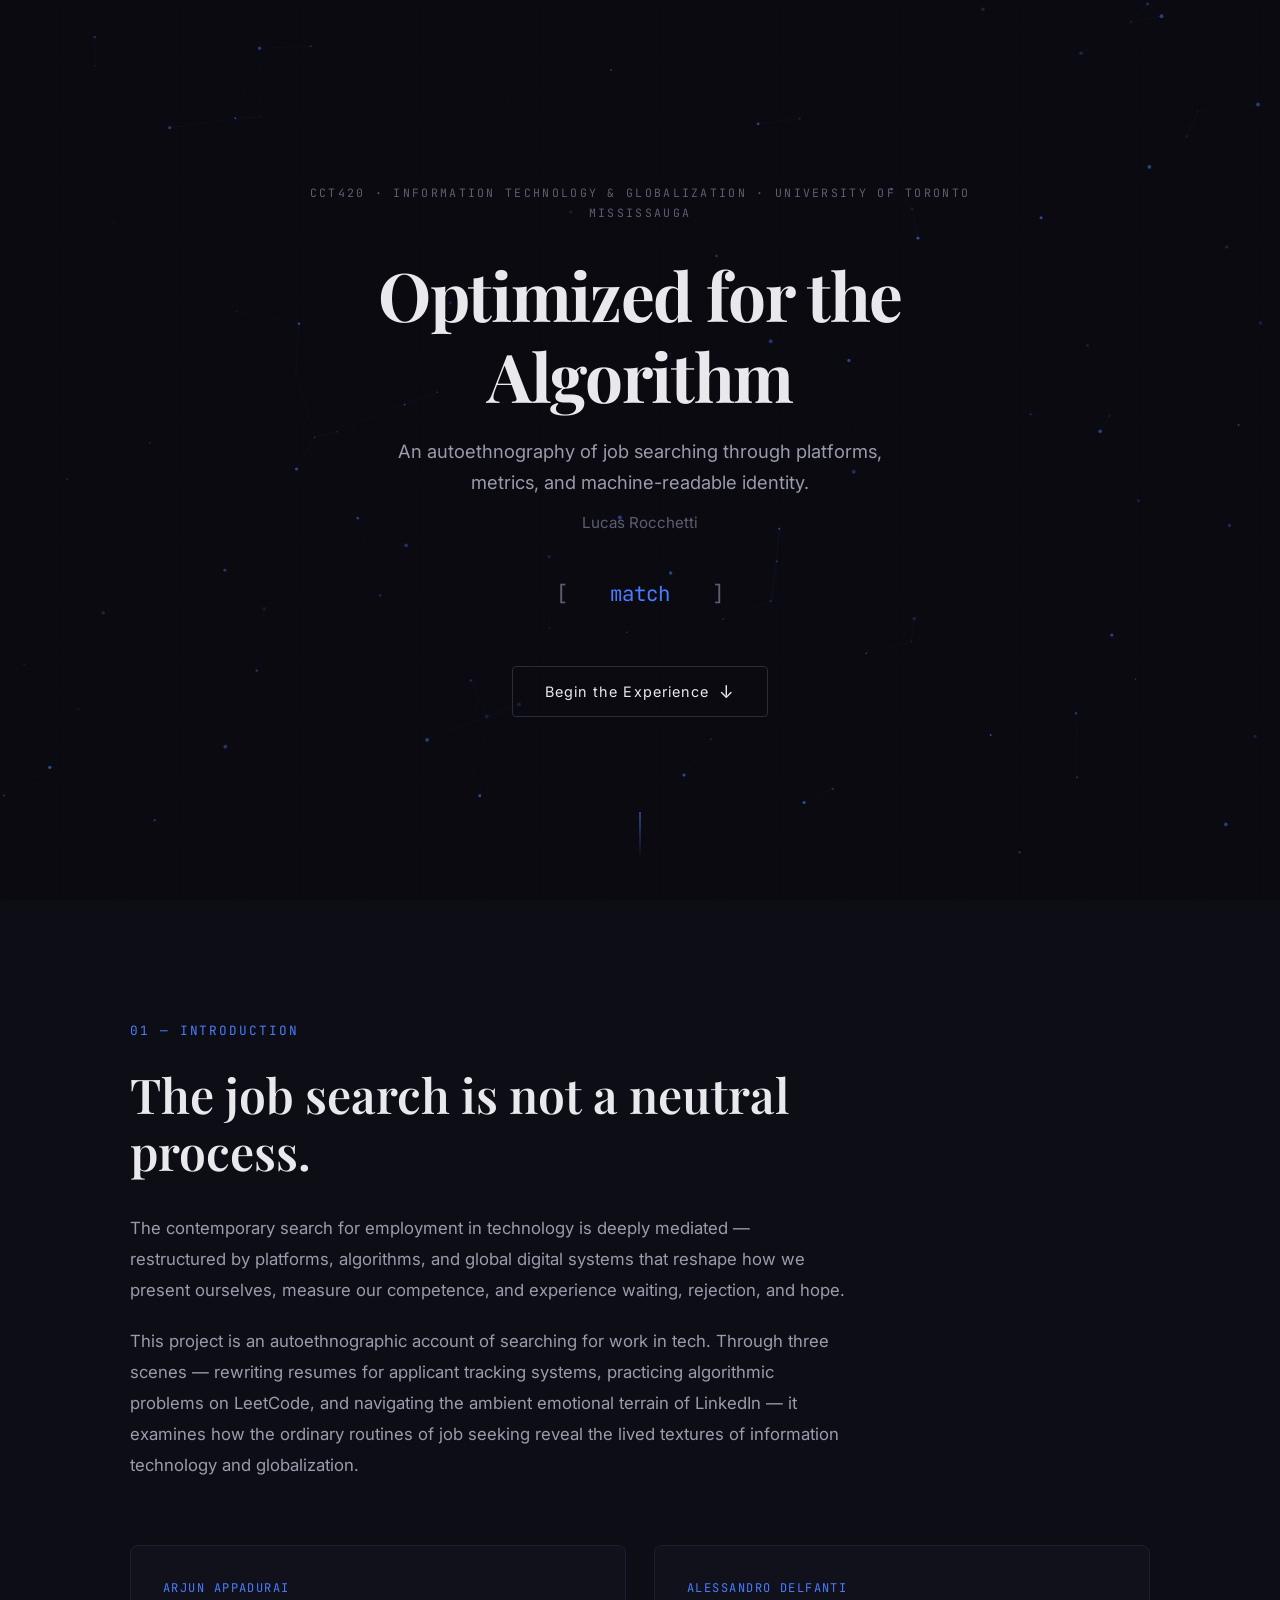
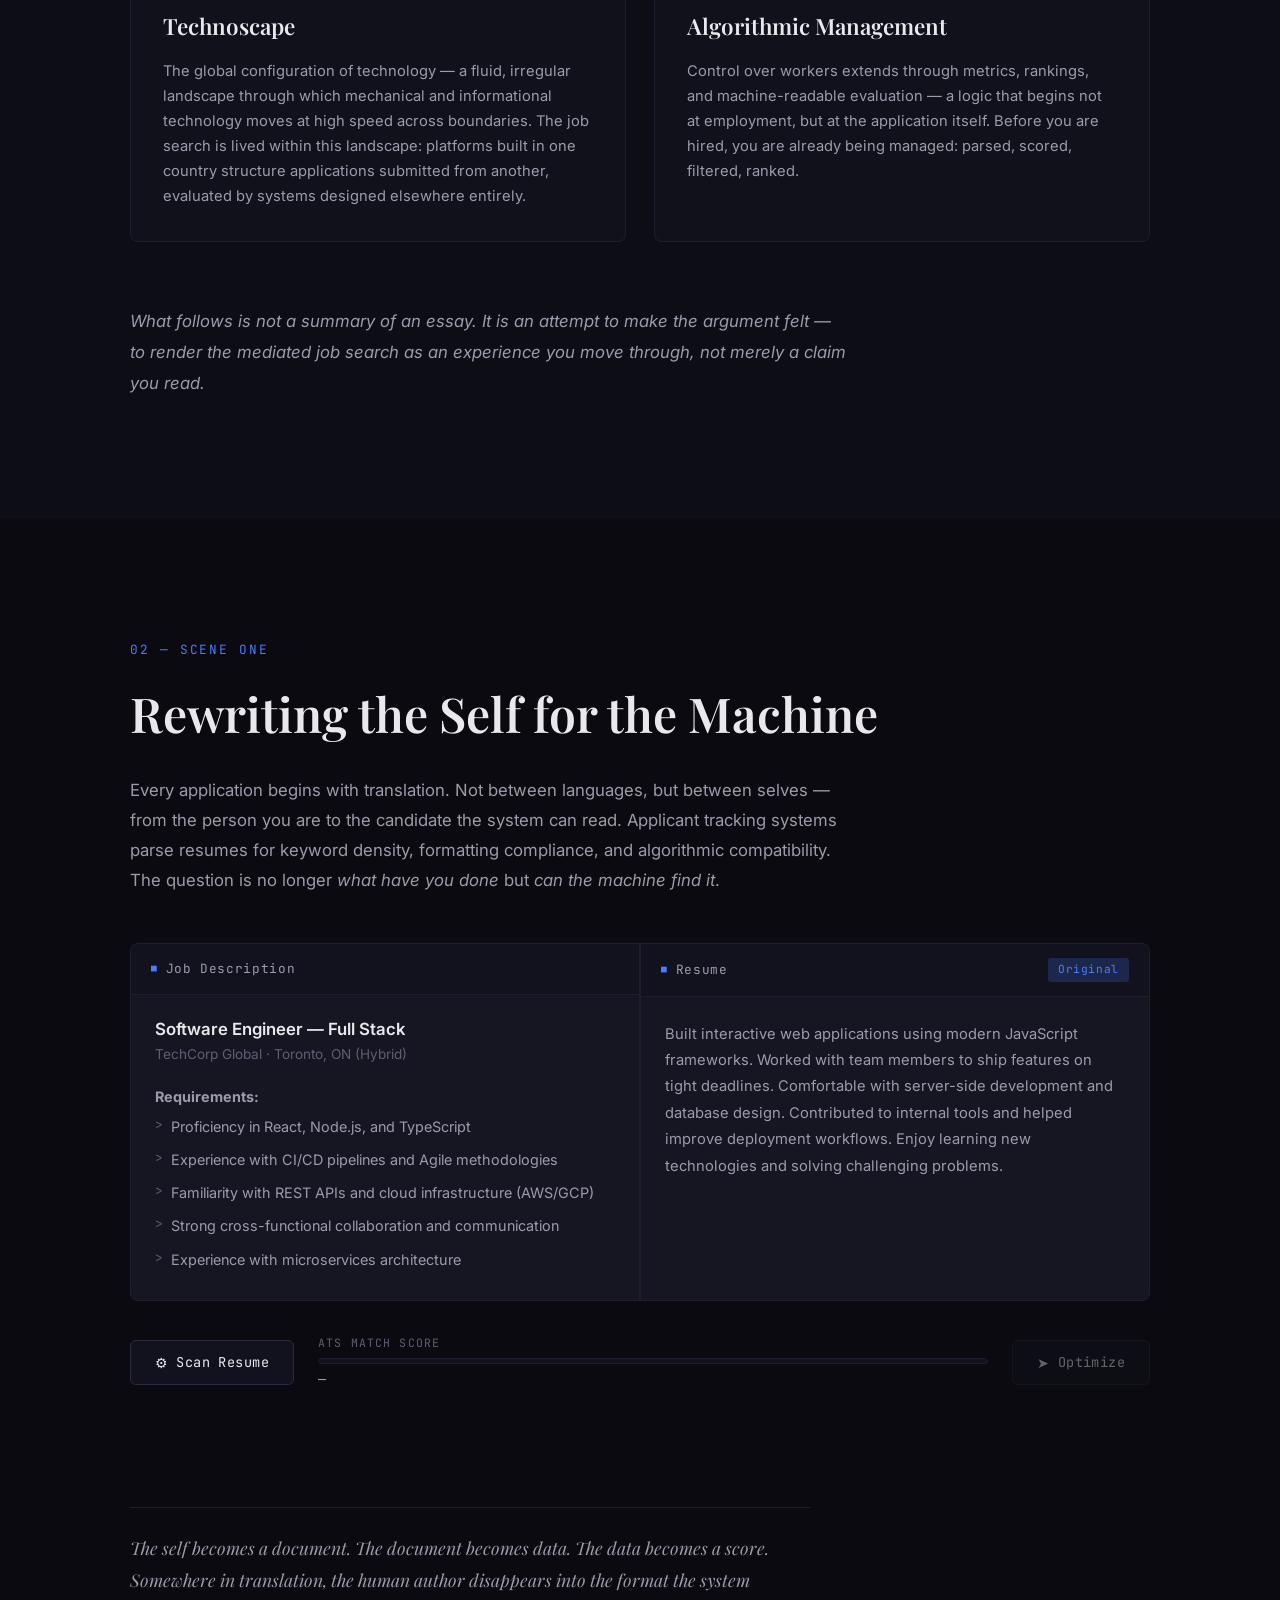
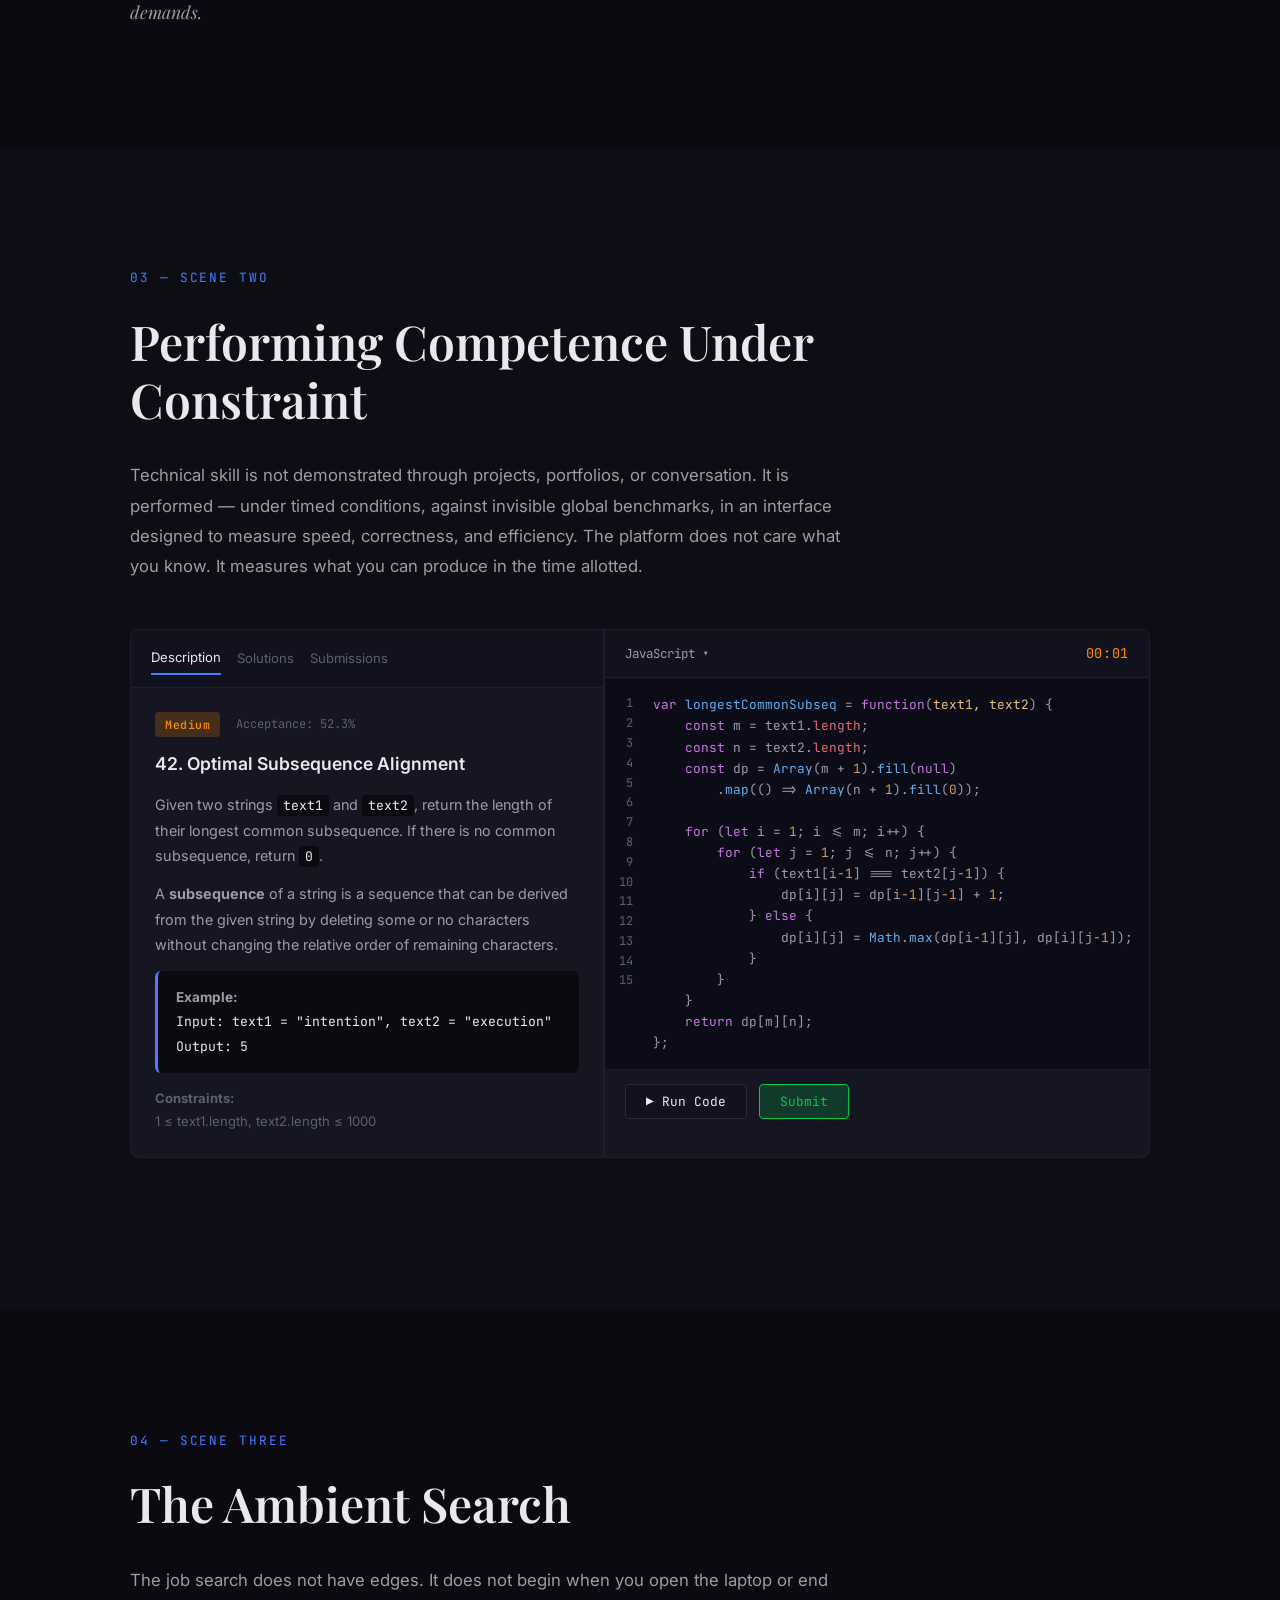
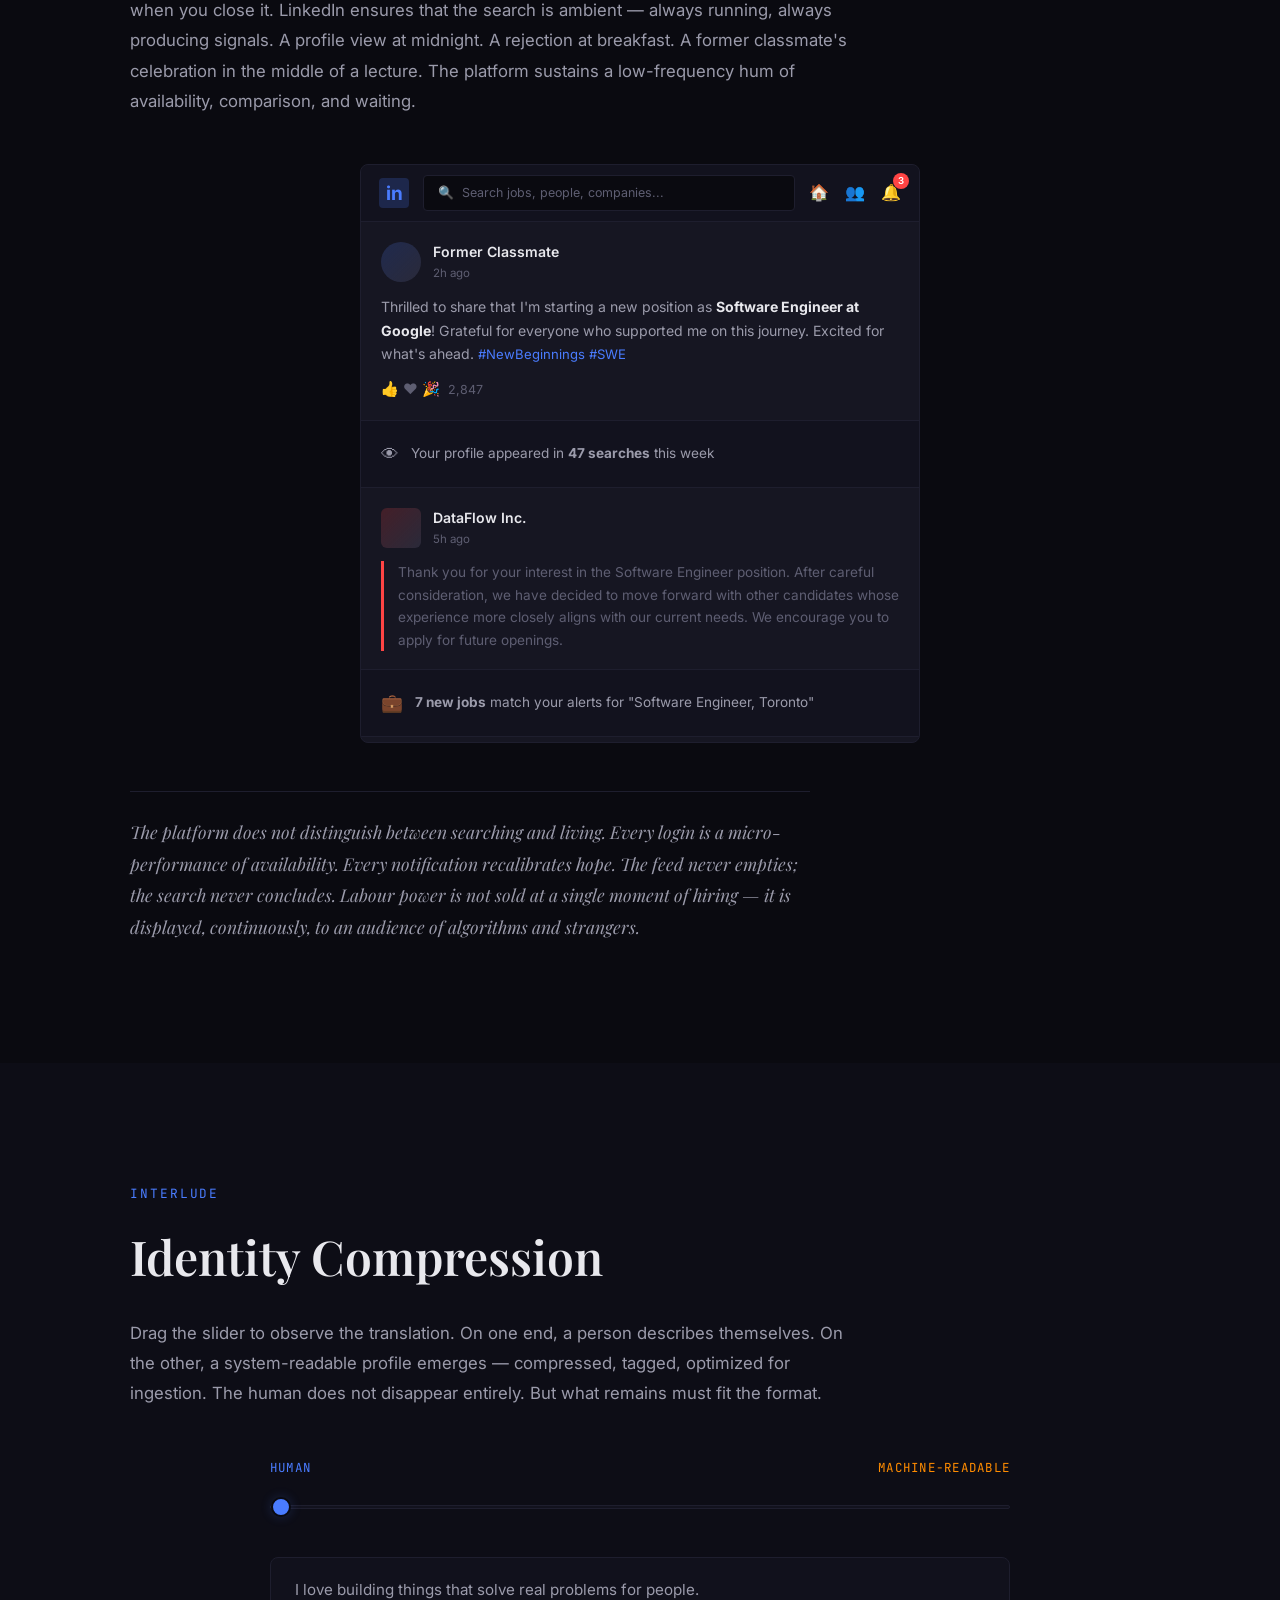
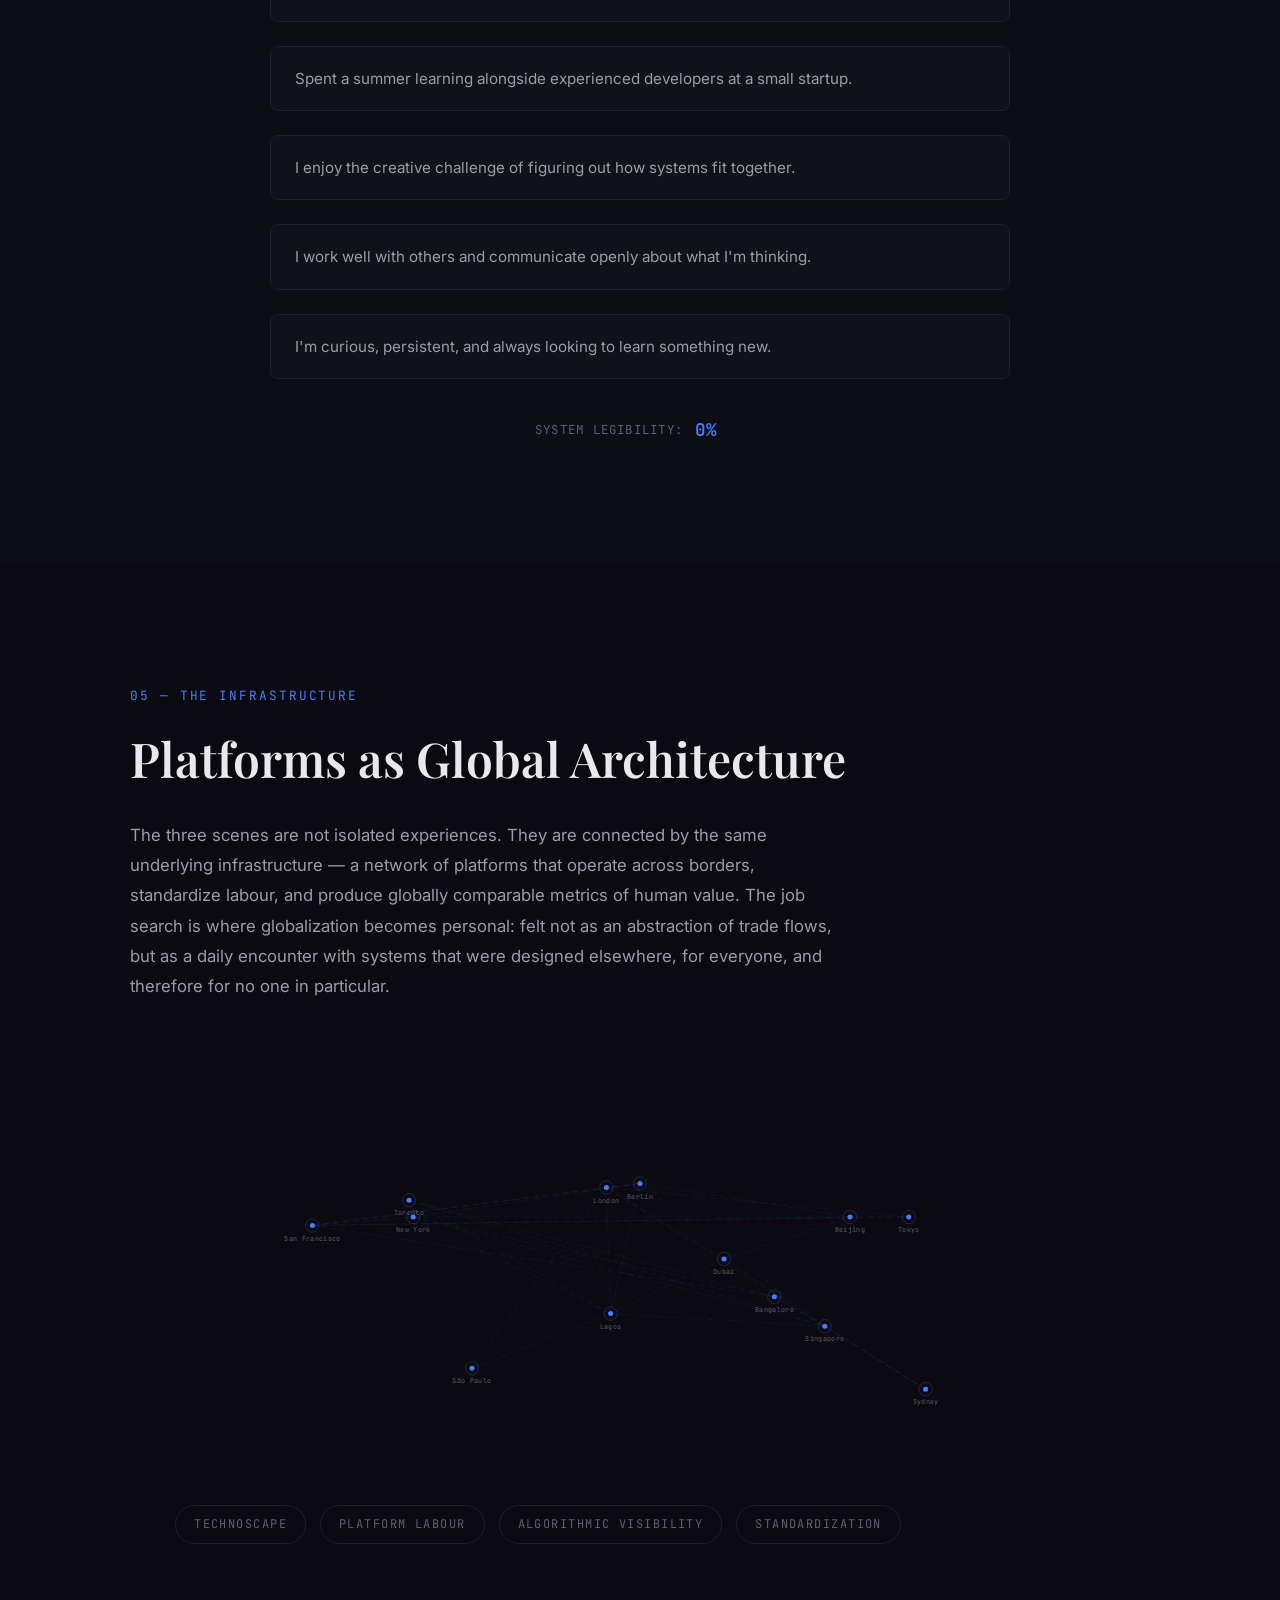
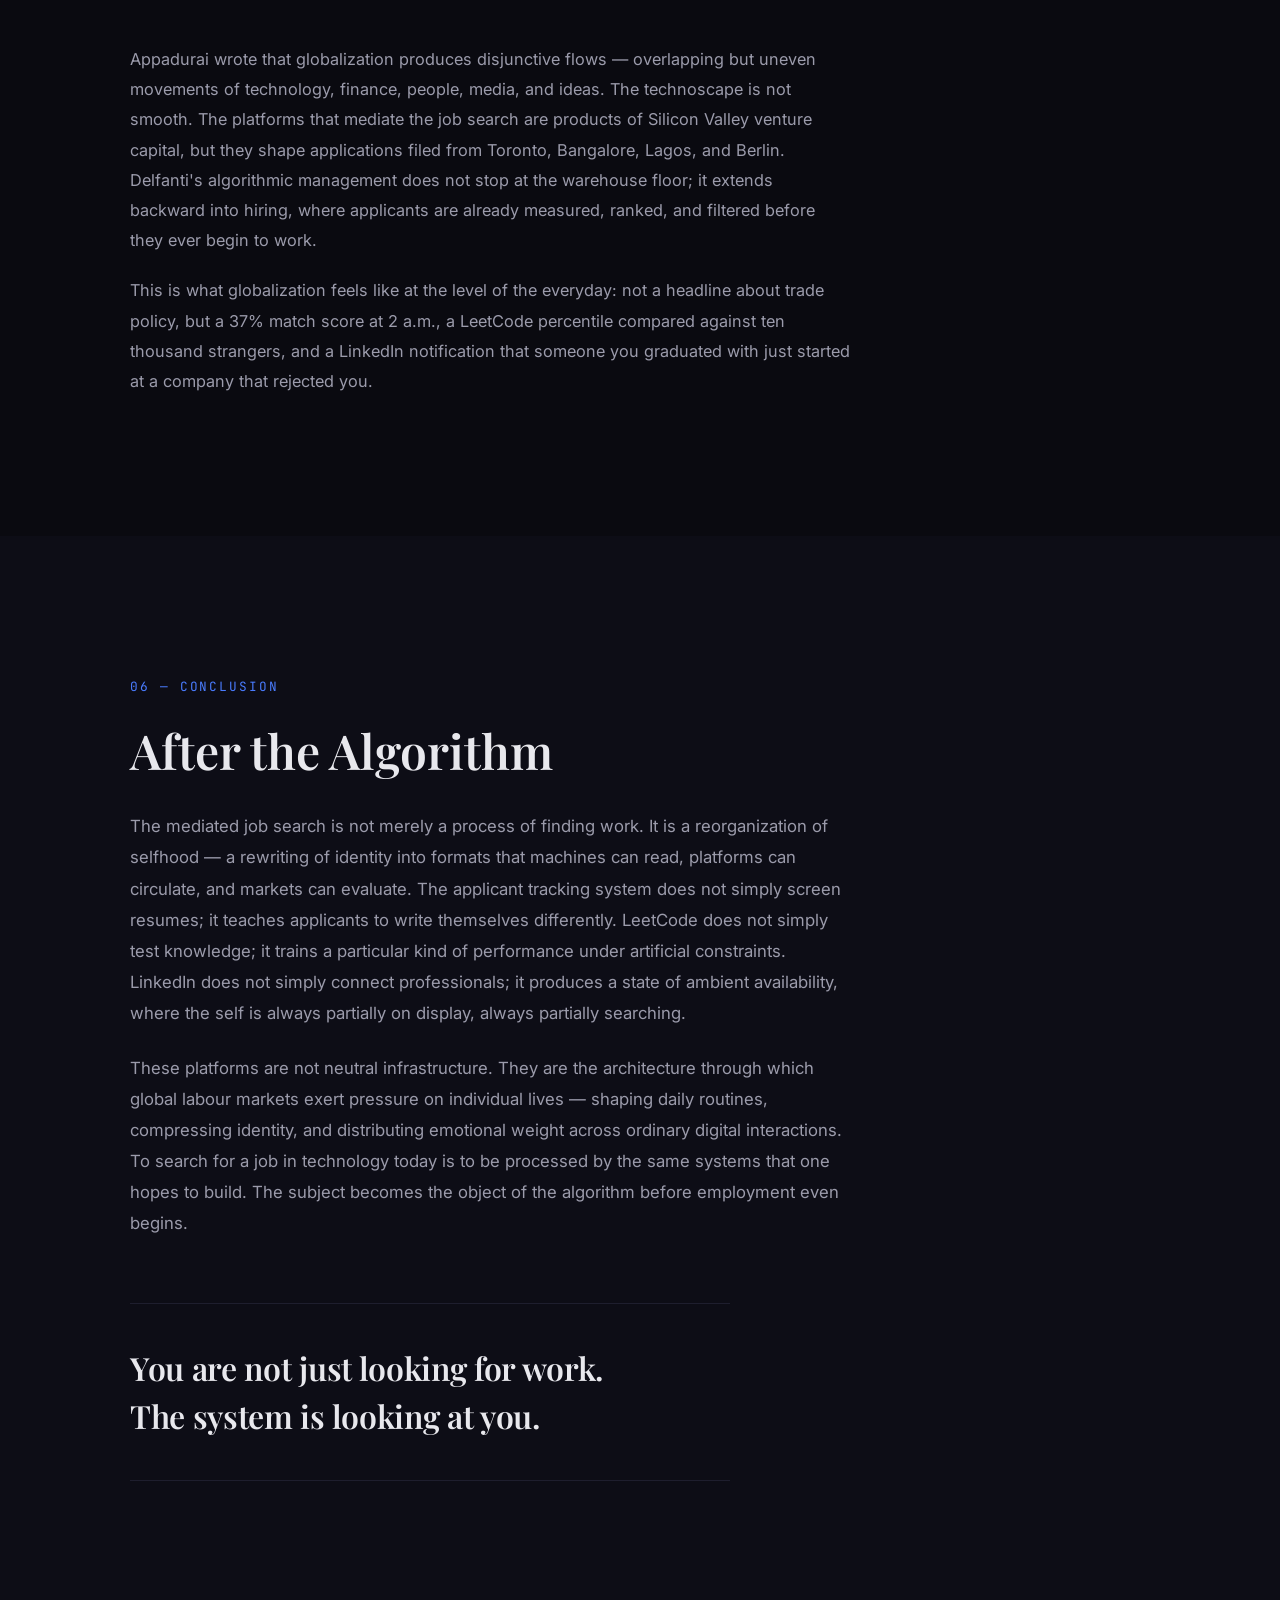
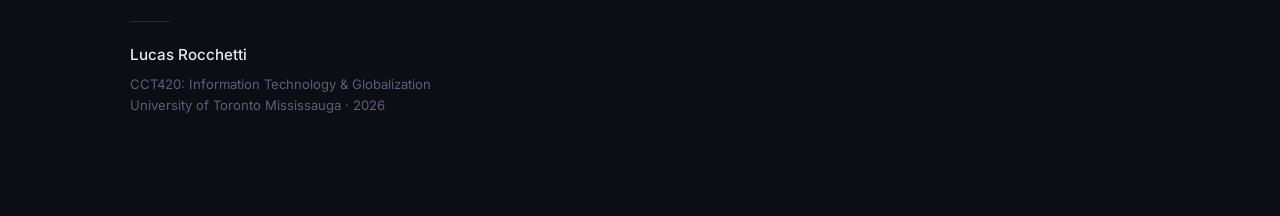
<file: index.html>
<!DOCTYPE html>
<html lang="en">
<head>
    <meta charset="UTF-8">
    <meta name="viewport" content="width=device-width, initial-scale=1.0">
    <title>Optimized for the Algorithm | Lucas Rocchetti</title>
    <meta name="description" content="An autoethnography of job searching through platforms, metrics, and machine-readable identity. CCT420, University of Toronto Mississauga.">

    <!-- Google Fonts: Inter (body), Playfair Display (headings), JetBrains Mono (code) -->
    <link rel="preconnect" href="https://fonts.googleapis.com">
    <link rel="preconnect" href="https://fonts.gstatic.com" crossorigin>
    <link href="https://fonts.googleapis.com/css2?family=Inter:wght@300;400;500;600;700&family=Playfair+Display:ital,wght@0,400;0,600;0,700;1,400&family=JetBrains+Mono:wght@400;500&display=swap" rel="stylesheet">

    <link rel="stylesheet" href="styles.css">
</head>
<body>

    <!-- ============================================================
         SCROLL PROGRESS BAR (fixed at top)
         ============================================================ -->
    <div id="progress-bar" aria-hidden="true"></div>


    <!-- ============================================================
         SECTION 1: HERO / LANDING
         Full-screen opening with particle canvas and cycling words.
         ============================================================ -->
    <section id="hero" class="section">
        <canvas id="hero-canvas" aria-hidden="true"></canvas>
        <div class="hero-content">
            <span class="hero-meta">CCT420 &middot; Information Technology &amp; Globalization &middot; University of Toronto Mississauga</span>
            <h1 class="hero-title">
                Optimized for the Algorithm
            </h1>
            <p class="hero-subtitle">An autoethnography of job searching through platforms,<br>metrics, and machine-readable identity.</p>
            <p class="hero-author">Lucas Rocchetti</p>

            <!-- Cycling keywords that rotate -->
            <div class="cycling-container" aria-live="polite">
                <span class="cycling-bracket">[</span>
                <span id="cycling-word" class="cycling-word">optimize</span>
                <span class="cycling-bracket">]</span>
            </div>

            <button id="start-btn" class="start-button" aria-label="Scroll to begin reading">
                Begin the Experience
                <span class="btn-arrow">&darr;</span>
            </button>
        </div>
        <div class="scroll-indicator" aria-hidden="true">
            <div class="scroll-line"></div>
        </div>
    </section>


    <!-- ============================================================
         SECTION 2: INTRODUCTION / THESIS
         Academic framing of the project with concept cards.
         ============================================================ -->
    <section id="introduction" class="section">
        <div class="section-container">
            <div class="section-label fade-in">01 &mdash; Introduction</div>

            <h2 class="section-heading fade-in">The job search is not a neutral process.</h2>

            <div class="intro-text fade-in">
                <!-- EDIT: Swap or refine introductory paragraphs here -->
                <p>The contemporary search for employment in technology is deeply mediated &mdash; restructured by platforms, algorithms, and global digital systems that reshape how we present ourselves, measure our competence, and experience waiting, rejection, and hope.</p>
                <p>This project is an autoethnographic account of searching for work in tech. Through three scenes &mdash; rewriting resumes for applicant tracking systems, practicing algorithmic problems on LeetCode, and navigating the ambient emotional terrain of LinkedIn &mdash; it examines how the ordinary routines of job seeking reveal the lived textures of information technology and globalization.</p>
            </div>

            <!-- Theory Concept Cards -->
            <div class="concept-cards fade-in">
                <div class="concept-card">
                    <div class="concept-source">Arjun Appadurai</div>
                    <div class="concept-term">Technoscape</div>
                    <!-- EDIT: Refine theoretical framing as needed -->
                    <p class="concept-text">The global configuration of technology &mdash; a fluid, irregular landscape through which mechanical and informational technology moves at high speed across boundaries. The job search is lived within this landscape: platforms built in one country structure applications submitted from another, evaluated by systems designed elsewhere entirely.</p>
                </div>
                <div class="concept-card">
                    <div class="concept-source">Alessandro Delfanti</div>
                    <div class="concept-term">Algorithmic Management</div>
                    <p class="concept-text">Control over workers extends through metrics, rankings, and machine-readable evaluation &mdash; a logic that begins not at employment, but at the application itself. Before you are hired, you are already being managed: parsed, scored, filtered, ranked.</p>
                </div>
            </div>

            <div class="intro-closing fade-in">
                <p>What follows is not a summary of an essay. It is an attempt to make the argument <em>felt</em> &mdash; to render the mediated job search as an experience you move through, not merely a claim you read.</p>
            </div>
        </div>
    </section>


    <!-- ============================================================
         SECTION 3: SCENE ONE — THE RESUME / ATS
         Interactive ATS scanning simulation.
         ============================================================ -->
    <section id="ats-scene" class="section">
        <div class="section-container">
            <div class="section-label fade-in">02 &mdash; Scene One</div>
            <h2 class="section-heading fade-in">Rewriting the Self for the Machine</h2>
            <p class="scene-intro fade-in">Every application begins with translation. Not between languages, but between selves &mdash; from the person you are to the candidate the system can read. Applicant tracking systems parse resumes for keyword density, formatting compliance, and algorithmic compatibility. The question is no longer <em>what have you done</em> but <em>can the machine find it</em>.</p>

            <div class="ats-interface fade-in">
                <!-- Left: Job Description -->
                <div class="ats-panel job-panel">
                    <div class="panel-header">
                        <span class="panel-icon">&#9632;</span> Job Description
                    </div>
                    <div class="panel-content">
                        <h3 class="job-title">Software Engineer &mdash; Full Stack</h3>
                        <p class="job-company">TechCorp Global &middot; Toronto, ON (Hybrid)</p>
                        <div class="job-body">
                            <p><strong>Requirements:</strong></p>
                            <ul>
                                <!-- EDIT: Modify job requirements to match your essay examples -->
                                <li>Proficiency in <span class="keyword" data-kw="react">React</span>, <span class="keyword" data-kw="node">Node.js</span>, and <span class="keyword" data-kw="typescript">TypeScript</span></li>
                                <li>Experience with <span class="keyword" data-kw="cicd">CI/CD</span> pipelines and <span class="keyword" data-kw="agile">Agile</span> methodologies</li>
                                <li>Familiarity with <span class="keyword" data-kw="rest">REST APIs</span> and <span class="keyword" data-kw="cloud">cloud infrastructure (AWS/GCP)</span></li>
                                <li>Strong <span class="keyword" data-kw="collab">cross-functional collaboration</span> and communication</li>
                                <li>Experience with <span class="keyword" data-kw="micro">microservices architecture</span></li>
                            </ul>
                        </div>
                    </div>
                </div>

                <!-- Right: Resume -->
                <div class="ats-panel resume-panel">
                    <div class="panel-header">
                        <span class="panel-icon">&#9632;</span> Resume
                        <span class="resume-version" id="resume-version">Original</span>
                    </div>
                    <div class="panel-content">
                        <!-- Original resume text (shown first) -->
                        <div id="resume-original" class="resume-text active">
                            <p>Built interactive web applications using modern JavaScript frameworks. Worked with team members to ship features on tight deadlines. Comfortable with server-side development and database design. Contributed to internal tools and helped improve deployment workflows. Enjoy learning new technologies and solving challenging problems.</p>
                        </div>
                        <!-- Optimized resume text (shown after optimization) -->
                        <div id="resume-optimized" class="resume-text">
                            <p>Developed <span class="kw-match">scalable full-stack applications</span> leveraging <span class="kw-match">React</span>, <span class="kw-match">Node.js</span>, and <span class="kw-match">TypeScript</span> within <span class="kw-match">Agile</span> <span class="kw-match">cross-functional</span> teams. Implemented <span class="kw-match">CI/CD</span> pipelines and deployed <span class="kw-match">cloud infrastructure on AWS</span>. Designed and consumed <span class="kw-match">RESTful APIs</span> to enable seamless integration across distributed <span class="kw-match">microservices</span>.</p>
                        </div>
                    </div>
                </div>
            </div>

            <!-- ATS Controls -->
            <div class="ats-controls fade-in">
                <button id="scan-btn" class="ats-btn">
                    <span class="btn-icon">&#9881;</span> Scan Resume
                </button>
                <div class="match-meter">
                    <div class="meter-label">ATS Match Score</div>
                    <div class="meter-bar">
                        <div class="meter-fill" id="meter-fill"></div>
                    </div>
                    <div class="meter-value" id="meter-value">&mdash;</div>
                </div>
                <button id="optimize-btn" class="ats-btn optimize-btn" disabled>
                    <span class="btn-icon">&#10148;</span> Optimize
                </button>
            </div>

            <!-- Floating contextual labels -->
            <div class="ats-labels" id="ats-labels">
                <span class="ats-label" data-delay="0">machine-readable</span>
                <span class="ats-label" data-delay="200">filtered</span>
                <span class="ats-label" data-delay="400">translated</span>
                <span class="ats-label" data-delay="600">standardized</span>
                <span class="ats-label" data-delay="800">corporate dialect</span>
            </div>

            <div class="scene-reflection fade-in">
                <p>The self becomes a document. The document becomes data. The data becomes a score. Somewhere in translation, the human author disappears into the format the system demands.</p>
            </div>
        </div>
    </section>


    <!-- ============================================================
         SECTION 4: SCENE TWO — LEETCODE / PERFORMANCE
         Stylized coding challenge interface.
         ============================================================ -->
    <section id="leetcode-scene" class="section">
        <div class="section-container">
            <div class="section-label fade-in">03 &mdash; Scene Two</div>
            <h2 class="section-heading fade-in">Performing Competence Under Constraint</h2>
            <p class="scene-intro fade-in">Technical skill is not demonstrated through projects, portfolios, or conversation. It is performed &mdash; under timed conditions, against invisible global benchmarks, in an interface designed to measure speed, correctness, and efficiency. The platform does not care what you know. It measures what you can produce in the time allotted.</p>

            <div class="lc-interface fade-in">
                <!-- Problem Panel -->
                <div class="lc-panel problem-panel">
                    <div class="lc-panel-header">
                        <span class="lc-tab active">Description</span>
                        <span class="lc-tab">Solutions</span>
                        <span class="lc-tab">Submissions</span>
                    </div>
                    <div class="problem-content">
                        <div class="problem-meta">
                            <span class="difficulty-badge medium">Medium</span>
                            <span class="acceptance-rate">Acceptance: 52.3%</span>
                        </div>
                        <!-- EDIT: Change the problem content if desired -->
                        <h3 class="problem-title">42. Optimal Subsequence Alignment</h3>
                        <div class="problem-body">
                            <p>Given two strings <code>text1</code> and <code>text2</code>, return the length of their longest common subsequence. If there is no common subsequence, return <code>0</code>.</p>
                            <p>A <strong>subsequence</strong> of a string is a sequence that can be derived from the given string by deleting some or no characters without changing the relative order of remaining characters.</p>
                            <div class="example-block">
                                <strong>Example:</strong><br>
                                <code>Input: text1 = "intention", text2 = "execution"</code><br>
                                <code>Output: 5</code>
                            </div>
                            <div class="problem-constraints">
                                <strong>Constraints:</strong><br>
                                1 &le; text1.length, text2.length &le; 1000
                            </div>
                        </div>
                    </div>
                </div>

                <!-- Code Panel -->
                <div class="lc-panel code-panel">
                    <div class="lc-panel-header">
                        <span class="lang-select">JavaScript &blacktriangledown;</span>
                        <span class="lc-timer" id="lc-timer">00:00</span>
                    </div>
                    <div class="code-editor">
                        <div class="code-lines" aria-hidden="true">
                            <span>1</span><span>2</span><span>3</span><span>4</span><span>5</span>
                            <span>6</span><span>7</span><span>8</span><span>9</span><span>10</span>
                            <span>11</span><span>12</span><span>13</span><span>14</span><span>15</span>
                        </div>
                        <pre class="code-text"><span class="code-kw">var</span> <span class="code-fn">longestCommonSubseq</span> = <span class="code-kw">function</span>(<span class="code-param">text1, text2</span>) {
    <span class="code-kw">const</span> m = text1.<span class="code-prop">length</span>;
    <span class="code-kw">const</span> n = text2.<span class="code-prop">length</span>;
    <span class="code-kw">const</span> dp = <span class="code-fn">Array</span>(m + <span class="code-num">1</span>).<span class="code-fn">fill</span>(<span class="code-kw">null</span>)
        .<span class="code-fn">map</span>(() => <span class="code-fn">Array</span>(n + <span class="code-num">1</span>).<span class="code-fn">fill</span>(<span class="code-num">0</span>));

    <span class="code-kw">for</span> (<span class="code-kw">let</span> i = <span class="code-num">1</span>; i <= m; i++) {
        <span class="code-kw">for</span> (<span class="code-kw">let</span> j = <span class="code-num">1</span>; j <= n; j++) {
            <span class="code-kw">if</span> (text1[i<span class="code-num">-1</span>] === text2[j<span class="code-num">-1</span>]) {
                dp[i][j] = dp[i<span class="code-num">-1</span>][j<span class="code-num">-1</span>] + <span class="code-num">1</span>;
            } <span class="code-kw">else</span> {
                dp[i][j] = <span class="code-fn">Math</span>.<span class="code-fn">max</span>(dp[i<span class="code-num">-1</span>][j], dp[i][j<span class="code-num">-1</span>]);
            }
        }
    }
    <span class="code-kw">return</span> dp[m][n];
};</pre>
                    </div>
                    <div class="code-actions">
                        <button id="run-btn" class="lc-btn run-btn">&#9654; Run Code</button>
                        <button id="submit-btn" class="lc-btn submit-btn">Submit</button>
                    </div>
                    <div id="lc-results" class="results-panel hidden">
                        <!-- Populated by JS -->
                    </div>
                </div>
            </div>

            <!-- Reflection overlay (appears after submit) -->
            <div id="lc-reflection" class="lc-reflection hidden fade-in">
                <p>The solution is accepted. The performance is ranked. Somewhere across the world, another applicant solves the same problem faster. The platform does not know what you understood &mdash; only what you produced, and how quickly. Skill becomes legible only as speed and correctness. Everything else is noise the system cannot parse.</p>
            </div>
        </div>
    </section>


    <!-- ============================================================
         SECTION 5: SCENE THREE — LINKEDIN / AMBIENT JOB SEARCH
         Scrolling feed with notifications.
         ============================================================ -->
    <section id="linkedin-scene" class="section">
        <div class="section-container">
            <div class="section-label fade-in">04 &mdash; Scene Three</div>
            <h2 class="section-heading fade-in">The Ambient Search</h2>
            <p class="scene-intro fade-in">The job search does not have edges. It does not begin when you open the laptop or end when you close it. LinkedIn ensures that the search is ambient &mdash; always running, always producing signals. A profile view at midnight. A rejection at breakfast. A former classmate's celebration in the middle of a lecture. The platform sustains a low-frequency hum of availability, comparison, and waiting.</p>

            <div class="linkedin-interface fade-in">
                <!-- Notification bar -->
                <div class="li-topbar">
                    <span class="li-logo">in</span>
                    <div class="li-search-bar">
                        <span class="li-search-icon">&#128269;</span>
                        <span class="li-search-text">Search jobs, people, companies...</span>
                    </div>
                    <div class="li-nav-icons">
                        <span class="li-nav-item">&#127968;</span>
                        <span class="li-nav-item">&#128101;</span>
                        <span class="li-nav-item li-notif-icon">&#128276;<span class="notif-badge" id="notif-count">3</span></span>
                    </div>
                </div>

                <!-- Feed container -->
                <div class="li-feed" id="li-feed">
                    <!-- Feed items populated by JS and some static -->
                    <div class="li-card feed-card">
                        <div class="li-card-header">
                            <div class="li-avatar"></div>
                            <div class="li-card-meta">
                                <span class="li-name">Former Classmate</span>
                                <span class="li-time">2h ago</span>
                            </div>
                        </div>
                        <div class="li-card-body">
                            <p>Thrilled to share that I'm starting a new position as <strong>Software Engineer at Google</strong>! Grateful for everyone who supported me on this journey. Excited for what's ahead. <span class="li-hashtag">#NewBeginnings</span> <span class="li-hashtag">#SWE</span></p>
                        </div>
                        <div class="li-card-reactions">
                            <span class="li-react">&#128077; &#10084;&#65039; &#127881;</span>
                            <span class="li-react-count">2,847</span>
                        </div>
                    </div>

                    <div class="li-card notification-card">
                        <div class="li-notif-body">
                            <span class="li-notif-icon-sm">&#128065;</span>
                            <p>Your profile appeared in <strong>47 searches</strong> this week</p>
                        </div>
                    </div>

                    <div class="li-card feed-card rejection-card">
                        <div class="li-card-header">
                            <div class="li-avatar company-avatar"></div>
                            <div class="li-card-meta">
                                <span class="li-name">DataFlow Inc.</span>
                                <span class="li-time">5h ago</span>
                            </div>
                        </div>
                        <div class="li-card-body">
                            <p class="rejection-text">Thank you for your interest in the Software Engineer position. After careful consideration, we have decided to move forward with other candidates whose experience more closely aligns with our current needs. We encourage you to apply for future openings.</p>
                        </div>
                    </div>

                    <div class="li-card notification-card">
                        <div class="li-notif-body">
                            <span class="li-notif-icon-sm">&#128188;</span>
                            <p><strong>7 new jobs</strong> match your alerts for "Software Engineer, Toronto"</p>
                        </div>
                    </div>

                    <div class="li-card feed-card">
                        <div class="li-card-header">
                            <div class="li-avatar"></div>
                            <div class="li-card-meta">
                                <span class="li-name">Tech Recruiter</span>
                                <span class="li-time">1d ago</span>
                            </div>
                        </div>
                        <div class="li-card-body ghosted-message">
                            <p class="message-preview">Hi! I came across your profile and think you'd be a great fit for a role we're hiring for. Would you be open to a quick chat about...</p>
                            <p class="ghosted-label">Message seen. No response.</p>
                        </div>
                    </div>

                    <div class="li-card notification-card">
                        <div class="li-notif-body">
                            <span class="li-notif-icon-sm">&#128200;</span>
                            <p>Application status changed: <strong>No longer under consideration</strong></p>
                        </div>
                    </div>
                </div>

                <!-- Floating notifications that appear/disappear -->
                <div id="floating-notifs" class="floating-notifs" aria-live="polite"></div>
            </div>

            <div class="scene-reflection fade-in">
                <p>The platform does not distinguish between searching and living. Every login is a micro-performance of availability. Every notification recalibrates hope. The feed never empties; the search never concludes. Labour power is not sold at a single moment of hiring &mdash; it is displayed, continuously, to an audience of algorithms and strangers.</p>
            </div>
        </div>
    </section>


    <!-- ============================================================
         SECTION 6: IDENTITY COMPRESSION (Creative Feature)
         Slider that transforms human self-description into machine-readable keywords.
         ============================================================ -->
    <section id="compression" class="section">
        <div class="section-container">
            <div class="section-label fade-in">Interlude</div>
            <h2 class="section-heading fade-in">Identity Compression</h2>
            <p class="scene-intro fade-in">Drag the slider to observe the translation. On one end, a person describes themselves. On the other, a system-readable profile emerges &mdash; compressed, tagged, optimized for ingestion. The human does not disappear entirely. But what remains must fit the format.</p>

            <div class="compression-interface fade-in">
                <div class="compression-labels">
                    <span class="comp-label human-label">Human</span>
                    <span class="comp-label machine-label">Machine-Readable</span>
                </div>
                <input type="range" min="0" max="100" value="0" id="compression-slider" class="compression-slider" aria-label="Identity compression slider">

                <div class="compression-lines" id="compression-lines">
                    <!-- EDIT: Modify the human/machine pairs below -->
                    <div class="comp-line" data-human="I love building things that solve real problems for people." data-machine="Passionate about developing scalable user-facing solutions (React, Node.js, TypeScript).">
                        <span class="comp-text"></span>
                    </div>
                    <div class="comp-line" data-human="Spent a summer learning alongside experienced developers at a small startup." data-machine="1 year experience in fast-paced Agile software development environment.">
                        <span class="comp-text"></span>
                    </div>
                    <div class="comp-line" data-human="I enjoy the creative challenge of figuring out how systems fit together." data-machine="Strong analytical skills in distributed system design and architecture.">
                        <span class="comp-text"></span>
                    </div>
                    <div class="comp-line" data-human="I work well with others and communicate openly about what I'm thinking." data-machine="Proven cross-functional collaboration and stakeholder management skills.">
                        <span class="comp-text"></span>
                    </div>
                    <div class="comp-line" data-human="I'm curious, persistent, and always looking to learn something new." data-machine="Self-directed learner committed to continuous professional development.">
                        <span class="comp-text"></span>
                    </div>
                </div>
                <div class="compression-meter">
                    <span class="comp-meter-label">System Legibility:</span>
                    <span class="comp-meter-value" id="comp-meter-value">0%</span>
                </div>
            </div>
        </div>
    </section>


    <!-- ============================================================
         SECTION 7: GLOBALIZATION / THEORY
         World map with network visualization tying scenes together.
         ============================================================ -->
    <section id="globalization" class="section">
        <div class="section-container">
            <div class="section-label fade-in">05 &mdash; The Infrastructure</div>
            <h2 class="section-heading fade-in">Platforms as Global Architecture</h2>
            <p class="scene-intro fade-in">The three scenes are not isolated experiences. They are connected by the same underlying infrastructure &mdash; a network of platforms that operate across borders, standardize labour, and produce globally comparable metrics of human value. The job search is where globalization becomes personal: felt not as an abstraction of trade flows, but as a daily encounter with systems that were designed elsewhere, for everyone, and therefore for no one in particular.</p>

            <div class="globe-container fade-in">
                <!-- SVG World Map with nodes and connections -->
                <svg id="globe-svg" viewBox="0 0 1000 500" preserveAspectRatio="xMidYMid meet" aria-label="Global network visualization">
                    <!-- Connection lines (animated) -->
                    <g class="globe-connections" id="globe-connections">
                        <!-- Populated by JS -->
                    </g>
                    <!-- City nodes -->
                    <g class="globe-nodes" id="globe-nodes">
                        <!-- Populated by JS -->
                    </g>
                </svg>

                <!-- Floating concept labels -->
                <div class="globe-labels">
                    <span class="globe-label fade-in" style="--delay: 0s">technoscape</span>
                    <span class="globe-label fade-in" style="--delay: 0.2s">platform labour</span>
                    <span class="globe-label fade-in" style="--delay: 0.4s">algorithmic visibility</span>
                    <span class="globe-label fade-in" style="--delay: 0.6s">standardization</span>
                    <span class="globe-label fade-in" style="--delay: 0.8s">global competition</span>
                    <span class="globe-label fade-in" style="--delay: 1.0s">metric legibility</span>
                </div>
            </div>

            <div class="theory-text fade-in">
                <p>Appadurai wrote that globalization produces disjunctive flows &mdash; overlapping but uneven movements of technology, finance, people, media, and ideas. The technoscape is not smooth. The platforms that mediate the job search are products of Silicon Valley venture capital, but they shape applications filed from Toronto, Bangalore, Lagos, and Berlin. Delfanti's algorithmic management does not stop at the warehouse floor; it extends backward into hiring, where applicants are already measured, ranked, and filtered before they ever begin to work.</p>
                <p>This is what globalization feels like at the level of the everyday: not a headline about trade policy, but a 37% match score at 2 a.m., a LeetCode percentile compared against ten thousand strangers, and a LinkedIn notification that someone you graduated with just started at a company that rejected you.</p>
            </div>
        </div>
    </section>


    <!-- ============================================================
         SECTION 8: CONCLUSION / REFLECTION
         Reflective closing with lingering final line.
         ============================================================ -->
    <section id="conclusion" class="section">
        <div class="section-container conclusion-container">
            <div class="section-label fade-in">06 &mdash; Conclusion</div>
            <h2 class="section-heading fade-in">After the Algorithm</h2>

            <div class="conclusion-text fade-in">
                <!-- EDIT: Refine conclusion paragraphs as needed -->
                <p>The mediated job search is not merely a process of finding work. It is a reorganization of selfhood &mdash; a rewriting of identity into formats that machines can read, platforms can circulate, and markets can evaluate. The applicant tracking system does not simply screen resumes; it teaches applicants to write themselves differently. LeetCode does not simply test knowledge; it trains a particular kind of performance under artificial constraints. LinkedIn does not simply connect professionals; it produces a state of ambient availability, where the self is always partially on display, always partially searching.</p>
                <p>These platforms are not neutral infrastructure. They are the architecture through which global labour markets exert pressure on individual lives &mdash; shaping daily routines, compressing identity, and distributing emotional weight across ordinary digital interactions. To search for a job in technology today is to be processed by the same systems that one hopes to build. The subject becomes the object of the algorithm before employment even begins.</p>
            </div>

            <div class="final-line fade-in">
                <p>You are not just looking for work.<br>The system is looking at you.</p>
            </div>

            <!-- Footer / Credits -->
            <footer class="site-footer fade-in">
                <div class="footer-line"></div>
                <p class="footer-credit">Lucas Rocchetti</p>
                <p class="footer-info">CCT420: Information Technology &amp; Globalization<br>University of Toronto Mississauga &middot; 2026</p>
                <!-- EDIT: Update year or add additional credits -->
            </footer>
        </div>
    </section>


    <script src="script.js"></script>
</body>
</html>
</file>
<file: styles.css>
/* ================================================================
   OPTIMIZED FOR THE ALGORITHM — Stylesheet
   Author: Lucas Rocchetti
   Course: CCT420, University of Toronto Mississauga

   TABLE OF CONTENTS:
   1. CSS Variables & Reset
   2. Base Typography
   3. Utility Classes & Animations
   4. Scroll Progress Bar
   5. Hero Section
   6. Introduction Section
   7. ATS / Resume Section
   8. LeetCode Section
   9. LinkedIn Section
   10. Identity Compression Section
   11. Globalization Section
   12. Conclusion Section
   13. Responsive Styles
   ================================================================ */


/* ================================================================
   1. CSS VARIABLES & RESET
   EDIT: Change colors, fonts, and spacing here to restyle the
   entire site from one place.
   ================================================================ */

:root {
    /* Color Palette */
    --bg-primary: #0a0a10;
    --bg-secondary: #0d0d16;
    --bg-tertiary: #12121e;
    --bg-card: #16162288;
    --bg-card-solid: #161622;

    --text-primary: #e8e8ed;
    --text-secondary: #9b9bab;
    --text-muted: #5e5e72;

    --accent-blue: #4a7cff;
    --accent-blue-dim: #4a7cff33;
    --accent-green: #00c853;
    --accent-green-dim: #00c85333;
    --accent-red: #ff4444;
    --accent-red-dim: #ff444433;
    --accent-orange: #ff8c00;
    --accent-orange-dim: #ff8c0033;

    --border-color: #1e1e2e;
    --border-light: #2a2a3a;

    /* Typography */
    --font-body: 'Inter', -apple-system, BlinkMacSystemFont, 'Segoe UI', sans-serif;
    --font-heading: 'Playfair Display', Georgia, 'Times New Roman', serif;
    --font-mono: 'JetBrains Mono', 'Fira Code', 'Consolas', monospace;

    /* Spacing */
    --section-padding: 120px 0;
    --container-width: 1100px;
    --container-padding: 0 40px;

    /* Transitions */
    --ease-out: cubic-bezier(0.25, 0.46, 0.45, 0.94);
    --ease-in-out: cubic-bezier(0.42, 0, 0.58, 1);
}

*, *::before, *::after {
    margin: 0;
    padding: 0;
    box-sizing: border-box;
}

html {
    scroll-behavior: smooth;
    font-size: 16px;
    -webkit-font-smoothing: antialiased;
    -moz-osx-font-smoothing: grayscale;
}

body {
    font-family: var(--font-body);
    background-color: var(--bg-primary);
    color: var(--text-primary);
    line-height: 1.7;
    overflow-x: hidden;
}

::selection {
    background: var(--accent-blue);
    color: var(--bg-primary);
}

img { max-width: 100%; display: block; }
a { color: var(--accent-blue); text-decoration: none; }
button { cursor: pointer; font-family: var(--font-body); }


/* ================================================================
   2. BASE TYPOGRAPHY
   ================================================================ */

h1, h2, h3, h4 {
    font-family: var(--font-heading);
    font-weight: 600;
    line-height: 1.2;
}

.section-container {
    max-width: var(--container-width);
    margin: 0 auto;
    padding: var(--container-padding);
}

.section-label {
    font-family: var(--font-mono);
    font-size: 0.8rem;
    letter-spacing: 0.15em;
    text-transform: uppercase;
    color: var(--accent-blue);
    margin-bottom: 24px;
}

.section-heading {
    font-size: clamp(1.8rem, 4vw, 3rem);
    color: var(--text-primary);
    margin-bottom: 32px;
    max-width: 800px;
}

.scene-intro {
    font-size: 1.05rem;
    color: var(--text-secondary);
    max-width: 720px;
    margin-bottom: 48px;
    line-height: 1.8;
}


/* ================================================================
   3. UTILITY CLASSES & ANIMATIONS
   ================================================================ */

/* Fade-in on scroll */
.fade-in {
    opacity: 0;
    transform: translateY(30px);
    transition: opacity 0.8s var(--ease-out), transform 0.8s var(--ease-out);
}

.fade-in.visible {
    opacity: 1;
    transform: translateY(0);
}

/* Staggered delay for child elements */
.fade-in[style*="--delay"] {
    transition-delay: var(--delay);
}

/* Keyframe animations */
@keyframes fadeInUp {
    from { opacity: 0; transform: translateY(20px); }
    to { opacity: 1; transform: translateY(0); }
}

@keyframes pulse {
    0%, 100% { opacity: 0.5; }
    50% { opacity: 1; }
}

@keyframes slideDown {
    from { transform: translateY(-100%); opacity: 0; }
    to { transform: translateY(0); opacity: 1; }
}

@keyframes slideInRight {
    from { transform: translateX(100%); opacity: 0; }
    to { transform: translateX(0); opacity: 1; }
}

@keyframes slideOutRight {
    from { transform: translateX(0); opacity: 1; }
    to { transform: translateX(100%); opacity: 0; }
}

@keyframes blink {
    0%, 100% { opacity: 1; }
    50% { opacity: 0; }
}

@keyframes scanLine {
    0% { top: 0; }
    100% { top: 100%; }
}

@keyframes dashFlow {
    to { stroke-dashoffset: 0; }
}

@keyframes float {
    0%, 100% { transform: translateY(0); }
    50% { transform: translateY(-8px); }
}


/* ================================================================
   4. SCROLL PROGRESS BAR
   ================================================================ */

#progress-bar {
    position: fixed;
    top: 0;
    left: 0;
    height: 3px;
    width: 0%;
    background: linear-gradient(90deg, var(--accent-blue), var(--accent-green));
    z-index: 9999;
    transition: width 0.1s linear;
}


/* ================================================================
   5. HERO SECTION
   ================================================================ */

#hero {
    position: relative;
    height: 100vh;
    min-height: 600px;
    display: flex;
    align-items: center;
    justify-content: center;
    overflow: hidden;
    background: var(--bg-primary);
}

#hero-canvas {
    position: absolute;
    top: 0;
    left: 0;
    width: 100%;
    height: 100%;
    z-index: 1;
}

.hero-content {
    position: relative;
    z-index: 2;
    text-align: center;
    padding: 0 24px;
    max-width: 800px;
}

.hero-meta {
    font-family: var(--font-mono);
    font-size: 0.72rem;
    letter-spacing: 0.2em;
    text-transform: uppercase;
    color: var(--text-muted);
    margin-bottom: 32px;
    display: block;
    animation: fadeInUp 1s var(--ease-out) 0.2s both;
}

.hero-title {
    font-family: var(--font-heading);
    font-size: clamp(2.4rem, 6vw, 4.2rem);
    font-weight: 700;
    color: var(--text-primary);
    margin-bottom: 20px;
    letter-spacing: -0.02em;
    animation: fadeInUp 1s var(--ease-out) 0.4s both;
}

.hero-subtitle {
    font-size: clamp(0.95rem, 1.8vw, 1.15rem);
    color: var(--text-secondary);
    line-height: 1.7;
    margin-bottom: 12px;
    animation: fadeInUp 1s var(--ease-out) 0.6s both;
}

.hero-author {
    font-size: 0.95rem;
    color: var(--text-muted);
    margin-bottom: 40px;
    animation: fadeInUp 1s var(--ease-out) 0.7s both;
}

/* Cycling words */
.cycling-container {
    font-family: var(--font-mono);
    font-size: clamp(1rem, 2vw, 1.3rem);
    color: var(--accent-blue);
    margin-bottom: 48px;
    min-height: 2em;
    animation: fadeInUp 1s var(--ease-out) 0.8s both;
}

.cycling-bracket {
    color: var(--text-muted);
}

.cycling-word {
    display: inline-block;
    min-width: 120px;
    transition: opacity 0.3s ease, transform 0.3s ease;
}

.cycling-word.fade-out {
    opacity: 0;
    transform: translateY(-8px);
}

/* Start button */
.start-button {
    display: inline-flex;
    align-items: center;
    gap: 10px;
    padding: 14px 32px;
    background: transparent;
    border: 1px solid var(--border-light);
    color: var(--text-primary);
    font-size: 0.9rem;
    letter-spacing: 0.08em;
    border-radius: 4px;
    transition: all 0.3s var(--ease-out);
    animation: fadeInUp 1s var(--ease-out) 1s both;
}

.start-button:hover {
    border-color: var(--accent-blue);
    color: var(--accent-blue);
    transform: translateY(-2px);
    box-shadow: 0 4px 20px var(--accent-blue-dim);
}

.btn-arrow {
    font-size: 1.1rem;
    animation: float 2s ease-in-out infinite;
}

/* Scroll indicator */
.scroll-indicator {
    position: absolute;
    bottom: 40px;
    left: 50%;
    transform: translateX(-50%);
    z-index: 2;
}

.scroll-line {
    width: 1px;
    height: 48px;
    background: linear-gradient(to bottom, var(--accent-blue), transparent);
    animation: pulse 2s ease-in-out infinite;
}


/* ================================================================
   6. INTRODUCTION SECTION
   ================================================================ */

#introduction {
    padding: var(--section-padding);
    background: var(--bg-secondary);
}

.intro-text {
    max-width: 720px;
    margin-bottom: 64px;
}

.intro-text p {
    font-size: 1.05rem;
    color: var(--text-secondary);
    margin-bottom: 20px;
    line-height: 1.85;
}

.intro-text p:last-child {
    margin-bottom: 0;
}

/* Concept Cards */
.concept-cards {
    display: grid;
    grid-template-columns: 1fr 1fr;
    gap: 28px;
    margin-bottom: 64px;
}

.concept-card {
    background: var(--bg-card);
    border: 1px solid var(--border-color);
    border-radius: 8px;
    padding: 32px;
    transition: border-color 0.3s ease, transform 0.3s ease;
}

.concept-card:hover {
    border-color: var(--accent-blue-dim);
    transform: translateY(-4px);
}

.concept-source {
    font-family: var(--font-mono);
    font-size: 0.75rem;
    letter-spacing: 0.12em;
    text-transform: uppercase;
    color: var(--accent-blue);
    margin-bottom: 8px;
}

.concept-term {
    font-family: var(--font-heading);
    font-size: 1.4rem;
    font-weight: 600;
    color: var(--text-primary);
    margin-bottom: 14px;
}

.concept-text {
    font-size: 0.92rem;
    color: var(--text-secondary);
    line-height: 1.7;
}

.intro-closing {
    max-width: 720px;
}

.intro-closing p {
    font-size: 1.05rem;
    color: var(--text-secondary);
    line-height: 1.85;
    font-style: italic;
}


/* ================================================================
   7. ATS / RESUME SECTION
   ================================================================ */

#ats-scene {
    padding: var(--section-padding);
    background: var(--bg-primary);
}

.ats-interface {
    display: grid;
    grid-template-columns: 1fr 1fr;
    gap: 2px;
    background: var(--border-color);
    border: 1px solid var(--border-color);
    border-radius: 8px;
    overflow: hidden;
    margin-bottom: 32px;
}

.ats-panel {
    background: var(--bg-card-solid);
}

.panel-header {
    display: flex;
    align-items: center;
    gap: 8px;
    padding: 14px 20px;
    background: var(--bg-tertiary);
    border-bottom: 1px solid var(--border-color);
    font-family: var(--font-mono);
    font-size: 0.8rem;
    color: var(--text-secondary);
    letter-spacing: 0.05em;
}

.panel-icon {
    font-size: 0.6rem;
    color: var(--accent-blue);
}

.resume-version {
    margin-left: auto;
    padding: 2px 10px;
    border-radius: 3px;
    font-size: 0.7rem;
    background: var(--accent-blue-dim);
    color: var(--accent-blue);
}

.panel-content {
    padding: 24px;
    min-height: 260px;
}

.job-title {
    font-family: var(--font-body);
    font-size: 1.05rem;
    font-weight: 600;
    color: var(--text-primary);
    margin-bottom: 4px;
}

.job-company {
    font-size: 0.85rem;
    color: var(--text-muted);
    margin-bottom: 18px;
}

.job-body {
    font-size: 0.9rem;
    color: var(--text-secondary);
    line-height: 1.75;
}

.job-body ul {
    list-style: none;
    padding: 0;
}

.job-body li {
    padding: 4px 0;
    padding-left: 16px;
    position: relative;
}

.job-body li::before {
    content: '>';
    position: absolute;
    left: 0;
    color: var(--text-muted);
    font-family: var(--font-mono);
    font-size: 0.8rem;
}

/* Keywords in job description */
.keyword {
    color: var(--text-secondary);
    transition: all 0.4s ease;
}

.keyword.highlighted {
    color: var(--accent-blue);
    background: var(--accent-blue-dim);
    padding: 1px 4px;
    border-radius: 3px;
}

/* Resume text */
.resume-text {
    font-size: 0.92rem;
    color: var(--text-secondary);
    line-height: 1.8;
    display: none;
    position: relative;
}

.resume-text.active {
    display: block;
    animation: fadeInUp 0.5s ease both;
}

/* Scanning line animation */
.resume-panel.scanning::after {
    content: '';
    position: absolute;
    left: 0;
    top: 0;
    width: 100%;
    height: 2px;
    background: var(--accent-blue);
    box-shadow: 0 0 12px var(--accent-blue);
    animation: scanLine 1.5s linear;
    z-index: 10;
}

.resume-panel .panel-content {
    position: relative;
}

/* Matched keywords in optimized resume */
.kw-match {
    color: var(--accent-green);
    background: var(--accent-green-dim);
    padding: 1px 4px;
    border-radius: 3px;
}

/* Missing keyword indicators */
.kw-missing {
    color: var(--accent-red);
    text-decoration: underline wavy var(--accent-red);
    text-underline-offset: 3px;
}

/* ATS Controls */
.ats-controls {
    display: flex;
    align-items: center;
    gap: 24px;
    margin-bottom: 32px;
    flex-wrap: wrap;
}

.ats-btn {
    display: inline-flex;
    align-items: center;
    gap: 8px;
    padding: 12px 24px;
    background: var(--bg-tertiary);
    border: 1px solid var(--border-light);
    color: var(--text-primary);
    font-size: 0.85rem;
    font-family: var(--font-mono);
    border-radius: 6px;
    transition: all 0.3s ease;
    letter-spacing: 0.03em;
}

.ats-btn:hover:not(:disabled) {
    border-color: var(--accent-blue);
    box-shadow: 0 0 16px var(--accent-blue-dim);
}

.ats-btn:disabled {
    opacity: 0.4;
    cursor: not-allowed;
}

.optimize-btn:hover:not(:disabled) {
    border-color: var(--accent-green);
    box-shadow: 0 0 16px var(--accent-green-dim);
}

.btn-icon {
    font-size: 0.9rem;
}

/* Match Meter */
.match-meter {
    flex: 1;
    min-width: 200px;
}

.meter-label {
    font-family: var(--font-mono);
    font-size: 0.72rem;
    color: var(--text-muted);
    text-transform: uppercase;
    letter-spacing: 0.1em;
    margin-bottom: 6px;
}

.meter-bar {
    height: 6px;
    background: var(--bg-tertiary);
    border-radius: 3px;
    overflow: hidden;
    border: 1px solid var(--border-color);
}

.meter-fill {
    height: 100%;
    width: 0%;
    background: var(--accent-red);
    border-radius: 3px;
    transition: width 1.5s var(--ease-out), background 0.5s ease;
}

.meter-fill.medium { background: var(--accent-orange); }
.meter-fill.high { background: var(--accent-green); }

.meter-value {
    font-family: var(--font-mono);
    font-size: 0.85rem;
    color: var(--text-secondary);
    margin-top: 4px;
}

/* Floating ATS Labels */
.ats-labels {
    display: flex;
    flex-wrap: wrap;
    gap: 12px;
    margin-bottom: 48px;
    min-height: 36px;
}

.ats-label {
    font-family: var(--font-mono);
    font-size: 0.72rem;
    letter-spacing: 0.1em;
    text-transform: uppercase;
    padding: 6px 14px;
    border: 1px solid var(--border-color);
    border-radius: 20px;
    color: var(--text-muted);
    opacity: 0;
    transform: translateY(10px);
    transition: opacity 0.5s ease, transform 0.5s ease;
}

.ats-label.visible {
    opacity: 1;
    transform: translateY(0);
    animation: float 4s ease-in-out infinite;
}

.ats-label:nth-child(odd) { animation-delay: 0.5s; }
.ats-label:nth-child(even) { animation-delay: 1.2s; }

/* Scene reflections */
.scene-reflection {
    max-width: 680px;
    padding-top: 24px;
    border-top: 1px solid var(--border-color);
}

.scene-reflection p {
    font-family: var(--font-heading);
    font-style: italic;
    font-size: 1.1rem;
    color: var(--text-secondary);
    line-height: 1.8;
}


/* ================================================================
   8. LEETCODE SECTION
   ================================================================ */

#leetcode-scene {
    padding: var(--section-padding);
    background: var(--bg-secondary);
}

.lc-interface {
    display: grid;
    grid-template-columns: 1fr 1fr;
    gap: 2px;
    background: var(--border-color);
    border: 1px solid var(--border-color);
    border-radius: 8px;
    overflow: hidden;
    margin-bottom: 32px;
}

.lc-panel {
    background: var(--bg-card-solid);
}

.lc-panel-header {
    display: flex;
    align-items: center;
    gap: 16px;
    padding: 12px 20px;
    background: var(--bg-tertiary);
    border-bottom: 1px solid var(--border-color);
    font-size: 0.82rem;
}

.lc-tab {
    color: var(--text-muted);
    cursor: pointer;
    padding: 4px 0;
    transition: color 0.2s;
}

.lc-tab.active {
    color: var(--text-primary);
    border-bottom: 2px solid var(--accent-blue);
}

.lang-select {
    font-family: var(--font-mono);
    font-size: 0.78rem;
    color: var(--text-secondary);
}

.lc-timer {
    margin-left: auto;
    font-family: var(--font-mono);
    font-size: 0.85rem;
    color: var(--accent-orange);
    letter-spacing: 0.05em;
}

/* Problem panel */
.problem-content {
    padding: 24px;
}

.problem-meta {
    display: flex;
    align-items: center;
    gap: 16px;
    margin-bottom: 16px;
}

.difficulty-badge {
    font-family: var(--font-mono);
    font-size: 0.72rem;
    padding: 3px 10px;
    border-radius: 4px;
    letter-spacing: 0.05em;
    font-weight: 500;
}

.difficulty-badge.easy {
    background: var(--accent-green-dim);
    color: var(--accent-green);
}

.difficulty-badge.medium {
    background: var(--accent-orange-dim);
    color: var(--accent-orange);
}

.difficulty-badge.hard {
    background: var(--accent-red-dim);
    color: var(--accent-red);
}

.acceptance-rate {
    font-family: var(--font-mono);
    font-size: 0.75rem;
    color: var(--text-muted);
}

.problem-title {
    font-family: var(--font-body);
    font-size: 1.1rem;
    font-weight: 600;
    color: var(--text-primary);
    margin-bottom: 18px;
}

.problem-body {
    font-size: 0.9rem;
    color: var(--text-secondary);
    line-height: 1.75;
}

.problem-body p { margin-bottom: 12px; }

.problem-body code {
    font-family: var(--font-mono);
    font-size: 0.82rem;
    background: var(--bg-primary);
    padding: 2px 6px;
    border-radius: 3px;
    color: var(--text-primary);
}

.example-block {
    background: var(--bg-primary);
    padding: 14px 18px;
    border-radius: 6px;
    border-left: 3px solid var(--accent-blue);
    margin: 14px 0;
    font-size: 0.85rem;
    line-height: 1.8;
}

.example-block code {
    background: none;
    padding: 0;
}

.problem-constraints {
    font-size: 0.82rem;
    color: var(--text-muted);
    margin-top: 14px;
}

/* Code panel */
.code-editor {
    display: flex;
    padding: 0;
    overflow-x: auto;
    background: #0c0c18;
}

.code-lines {
    display: flex;
    flex-direction: column;
    padding: 16px 0;
    min-width: 40px;
    text-align: right;
    user-select: none;
}

.code-lines span {
    font-family: var(--font-mono);
    font-size: 0.75rem;
    color: var(--text-muted);
    padding: 0 12px;
    line-height: 1.65;
}

.code-text {
    font-family: var(--font-mono);
    font-size: 0.8rem;
    line-height: 1.65;
    padding: 16px 16px 16px 8px;
    color: var(--text-secondary);
    white-space: pre;
    overflow-x: auto;
    flex: 1;
}

.code-kw { color: #c678dd; }
.code-fn { color: #61afef; }
.code-param { color: #e5c07b; }
.code-prop { color: #e06c75; }
.code-num { color: #d19a66; }
.code-str { color: #98c379; }
.code-comment { color: #5c6370; font-style: italic; }

/* Code actions */
.code-actions {
    display: flex;
    gap: 12px;
    padding: 14px 20px;
    border-top: 1px solid var(--border-color);
}

.lc-btn {
    padding: 8px 20px;
    font-family: var(--font-mono);
    font-size: 0.8rem;
    border: 1px solid var(--border-light);
    border-radius: 4px;
    transition: all 0.3s ease;
    background: var(--bg-tertiary);
    color: var(--text-primary);
}

.run-btn:hover {
    border-color: var(--accent-blue);
    background: var(--accent-blue-dim);
}

.submit-btn {
    background: var(--accent-green-dim);
    border-color: var(--accent-green);
    color: var(--accent-green);
}

.submit-btn:hover {
    background: var(--accent-green);
    color: var(--bg-primary);
}

/* Results panel */
.results-panel {
    padding: 16px 20px;
    border-top: 1px solid var(--border-color);
    font-family: var(--font-mono);
    font-size: 0.82rem;
    line-height: 1.8;
}

.results-panel.hidden { display: none; }

.result-accepted {
    color: var(--accent-green);
    font-weight: 600;
    font-size: 0.95rem;
    margin-bottom: 8px;
}

.result-metric {
    color: var(--text-secondary);
}

.result-metric strong {
    color: var(--text-primary);
}

.result-percentile {
    color: var(--accent-orange);
    margin-top: 4px;
}

/* LeetCode reflection */
.lc-reflection {
    max-width: 680px;
    margin-top: 40px;
    padding-top: 24px;
    border-top: 1px solid var(--border-color);
}

.lc-reflection.hidden { display: none; }

.lc-reflection p {
    font-family: var(--font-heading);
    font-style: italic;
    font-size: 1.05rem;
    color: var(--text-secondary);
    line-height: 1.8;
}


/* ================================================================
   9. LINKEDIN SECTION
   ================================================================ */

#linkedin-scene {
    padding: var(--section-padding);
    background: var(--bg-primary);
}

.linkedin-interface {
    position: relative;
    max-width: 560px;
    margin: 0 auto 48px;
    border: 1px solid var(--border-color);
    border-radius: 8px;
    overflow: hidden;
    background: var(--bg-card-solid);
}

/* Top bar */
.li-topbar {
    display: flex;
    align-items: center;
    gap: 14px;
    padding: 10px 18px;
    background: var(--bg-tertiary);
    border-bottom: 1px solid var(--border-color);
}

.li-logo {
    font-family: var(--font-body);
    font-weight: 700;
    font-size: 1.2rem;
    color: var(--accent-blue);
    background: var(--accent-blue-dim);
    width: 30px;
    height: 30px;
    display: flex;
    align-items: center;
    justify-content: center;
    border-radius: 4px;
}

.li-search-bar {
    flex: 1;
    display: flex;
    align-items: center;
    gap: 8px;
    padding: 6px 14px;
    background: var(--bg-primary);
    border-radius: 4px;
    border: 1px solid var(--border-color);
}

.li-search-icon { font-size: 0.8rem; }

.li-search-text {
    font-size: 0.78rem;
    color: var(--text-muted);
}

.li-nav-icons {
    display: flex;
    gap: 16px;
}

.li-nav-item {
    font-size: 1rem;
    color: var(--text-muted);
    position: relative;
}

.li-notif-icon { position: relative; }

.notif-badge {
    position: absolute;
    top: -6px;
    right: -8px;
    background: var(--accent-red);
    color: white;
    font-size: 0.6rem;
    font-weight: 600;
    width: 16px;
    height: 16px;
    border-radius: 50%;
    display: flex;
    align-items: center;
    justify-content: center;
}

/* Feed */
.li-feed {
    max-height: 520px;
    overflow-y: auto;
    scrollbar-width: thin;
    scrollbar-color: var(--border-light) transparent;
}

.li-feed::-webkit-scrollbar { width: 4px; }
.li-feed::-webkit-scrollbar-track { background: transparent; }
.li-feed::-webkit-scrollbar-thumb { background: var(--border-light); border-radius: 2px; }

.li-card {
    padding: 18px 20px;
    border-bottom: 1px solid var(--border-color);
    animation: fadeInUp 0.5s ease both;
}

.li-card-header {
    display: flex;
    align-items: center;
    gap: 12px;
    margin-bottom: 12px;
}

.li-avatar {
    width: 40px;
    height: 40px;
    border-radius: 50%;
    background: linear-gradient(135deg, var(--accent-blue-dim), var(--border-light));
    flex-shrink: 0;
}

.company-avatar {
    border-radius: 6px;
    background: linear-gradient(135deg, var(--accent-red-dim), var(--border-light));
}

.li-card-meta {
    display: flex;
    flex-direction: column;
}

.li-name {
    font-size: 0.88rem;
    font-weight: 600;
    color: var(--text-primary);
}

.li-time {
    font-size: 0.72rem;
    color: var(--text-muted);
}

.li-card-body {
    font-size: 0.88rem;
    color: var(--text-secondary);
    line-height: 1.65;
}

.li-card-body strong {
    color: var(--text-primary);
}

.li-hashtag {
    color: var(--accent-blue);
    font-size: 0.82rem;
}

.li-card-reactions {
    display: flex;
    align-items: center;
    gap: 8px;
    margin-top: 12px;
    font-size: 0.78rem;
    color: var(--text-muted);
}

.li-react { font-size: 0.9rem; }

/* Notification cards */
.notification-card {
    background: var(--bg-tertiary);
}

.li-notif-body {
    display: flex;
    align-items: center;
    gap: 12px;
    font-size: 0.85rem;
    color: var(--text-secondary);
}

.li-notif-icon-sm {
    font-size: 1.1rem;
    flex-shrink: 0;
}

/* Rejection card */
.rejection-card .li-card-body {
    border-left: 3px solid var(--accent-red);
    padding-left: 14px;
}

.rejection-text {
    color: var(--text-muted);
    font-size: 0.85rem;
}

/* Ghosted message */
.ghosted-message {
    opacity: 0.7;
}

.message-preview {
    font-style: italic;
    color: var(--text-muted);
}

.ghosted-label {
    font-family: var(--font-mono);
    font-size: 0.72rem;
    color: var(--accent-red);
    margin-top: 8px;
    letter-spacing: 0.05em;
}

/* Floating notifications */
.floating-notifs {
    position: absolute;
    top: 60px;
    right: -10px;
    z-index: 10;
    display: flex;
    flex-direction: column;
    gap: 8px;
    pointer-events: none;
}

.floating-notif {
    padding: 10px 16px;
    background: var(--bg-tertiary);
    border: 1px solid var(--border-light);
    border-radius: 8px;
    font-size: 0.78rem;
    color: var(--text-secondary);
    white-space: nowrap;
    box-shadow: 0 4px 16px rgba(0,0,0,0.4);
    animation: slideInRight 0.4s ease both;
}

.floating-notif.exit {
    animation: slideOutRight 0.4s ease both;
}


/* ================================================================
   10. IDENTITY COMPRESSION SECTION
   ================================================================ */

#compression {
    padding: var(--section-padding);
    background: var(--bg-secondary);
}

.compression-interface {
    max-width: 740px;
    margin: 0 auto;
}

.compression-labels {
    display: flex;
    justify-content: space-between;
    margin-bottom: 12px;
}

.comp-label {
    font-family: var(--font-mono);
    font-size: 0.78rem;
    letter-spacing: 0.1em;
    text-transform: uppercase;
}

.human-label { color: var(--accent-blue); }
.machine-label { color: var(--accent-orange); }

/* Custom slider */
.compression-slider {
    width: 100%;
    height: 4px;
    -webkit-appearance: none;
    appearance: none;
    background: var(--bg-tertiary);
    border-radius: 2px;
    outline: none;
    margin-bottom: 48px;
    border: 1px solid var(--border-color);
}

.compression-slider::-webkit-slider-thumb {
    -webkit-appearance: none;
    appearance: none;
    width: 20px;
    height: 20px;
    border-radius: 50%;
    background: var(--accent-blue);
    cursor: pointer;
    border: 2px solid var(--bg-primary);
    box-shadow: 0 0 12px var(--accent-blue-dim);
    transition: background 0.3s ease;
}

.compression-slider::-moz-range-thumb {
    width: 20px;
    height: 20px;
    border-radius: 50%;
    background: var(--accent-blue);
    cursor: pointer;
    border: 2px solid var(--bg-primary);
    box-shadow: 0 0 12px var(--accent-blue-dim);
}

/* Compression lines */
.compression-lines {
    display: flex;
    flex-direction: column;
    gap: 24px;
    margin-bottom: 36px;
}

.comp-line {
    padding: 18px 24px;
    background: var(--bg-card);
    border: 1px solid var(--border-color);
    border-radius: 8px;
    transition: border-color 0.3s ease;
}

.comp-text {
    font-size: 0.95rem;
    line-height: 1.7;
    color: var(--text-secondary);
    transition: color 0.3s ease;
}

.comp-line[data-mode="machine"] {
    border-color: var(--accent-orange-dim);
}

.comp-line[data-mode="machine"] .comp-text {
    font-family: var(--font-mono);
    font-size: 0.85rem;
    color: var(--accent-orange);
}

/* Legibility meter */
.compression-meter {
    display: flex;
    align-items: center;
    gap: 12px;
    justify-content: center;
}

.comp-meter-label {
    font-family: var(--font-mono);
    font-size: 0.78rem;
    color: var(--text-muted);
    text-transform: uppercase;
    letter-spacing: 0.1em;
}

.comp-meter-value {
    font-family: var(--font-mono);
    font-size: 1.1rem;
    font-weight: 600;
    color: var(--accent-blue);
    min-width: 50px;
    transition: color 0.3s ease;
}


/* ================================================================
   11. GLOBALIZATION SECTION
   ================================================================ */

#globalization {
    padding: var(--section-padding);
    background: var(--bg-primary);
}

.globe-container {
    position: relative;
    margin: 48px 0;
}

#globe-svg {
    width: 100%;
    max-height: 420px;
    display: block;
}

/* SVG styles */
.globe-node {
    fill: var(--accent-blue);
    transition: r 0.3s ease;
}

.globe-node:hover {
    r: 6;
}

.globe-node-ring {
    fill: none;
    stroke: var(--accent-blue);
    stroke-width: 1;
    opacity: 0.3;
}

.globe-connection {
    stroke: var(--accent-blue);
    stroke-width: 0.5;
    opacity: 0.2;
    stroke-dasharray: 8 4;
    stroke-dashoffset: 24;
    animation: dashFlow 3s linear infinite;
}

.globe-city-label {
    font-family: var(--font-mono);
    font-size: 8px;
    fill: var(--text-muted);
    letter-spacing: 0.05em;
}

/* Floating labels */
.globe-labels {
    display: flex;
    flex-wrap: wrap;
    justify-content: center;
    gap: 14px;
    margin-top: 36px;
}

.globe-label {
    font-family: var(--font-mono);
    font-size: 0.75rem;
    letter-spacing: 0.12em;
    text-transform: uppercase;
    padding: 8px 18px;
    border: 1px solid var(--border-color);
    border-radius: 24px;
    color: var(--text-muted);
    transition: color 0.3s, border-color 0.3s;
}

.globe-label:hover {
    color: var(--accent-blue);
    border-color: var(--accent-blue-dim);
}

/* Theory text */
.theory-text {
    max-width: 720px;
    margin-top: 48px;
}

.theory-text p {
    font-size: 1.02rem;
    color: var(--text-secondary);
    line-height: 1.85;
    margin-bottom: 20px;
}


/* ================================================================
   12. CONCLUSION SECTION
   ================================================================ */

#conclusion {
    padding: 140px 0 100px;
    background: var(--bg-secondary);
}

.conclusion-container {
    text-align: left;
}

.conclusion-text {
    max-width: 720px;
    margin-bottom: 64px;
}

.conclusion-text p {
    font-size: 1.05rem;
    color: var(--text-secondary);
    line-height: 1.85;
    margin-bottom: 24px;
}

.final-line {
    max-width: 600px;
    margin-bottom: 100px;
    padding: 40px 0;
    border-top: 1px solid var(--border-color);
    border-bottom: 1px solid var(--border-color);
}

.final-line p {
    font-family: var(--font-heading);
    font-size: clamp(1.4rem, 3vw, 2rem);
    font-weight: 600;
    color: var(--text-primary);
    line-height: 1.5;
    letter-spacing: -0.01em;
}

/* Footer */
.site-footer {
    padding-top: 40px;
}

.footer-line {
    width: 40px;
    height: 1px;
    background: var(--border-light);
    margin-bottom: 20px;
}

.footer-credit {
    font-size: 0.95rem;
    font-weight: 500;
    color: var(--text-primary);
    margin-bottom: 6px;
}

.footer-info {
    font-size: 0.82rem;
    color: var(--text-muted);
    line-height: 1.6;
}


/* ================================================================
   13. RESPONSIVE STYLES
   ================================================================ */

@media (max-width: 900px) {
    :root {
        --section-padding: 80px 0;
        --container-padding: 0 24px;
    }

    .ats-interface,
    .lc-interface {
        grid-template-columns: 1fr;
    }

    .concept-cards {
        grid-template-columns: 1fr;
    }

    .linkedin-interface {
        max-width: 100%;
    }

    .floating-notifs {
        right: 4px;
    }
}

@media (max-width: 600px) {
    :root {
        --container-padding: 0 18px;
    }

    .hero-title {
        font-size: 2rem;
    }

    .hero-subtitle {
        font-size: 0.9rem;
    }

    .hero-subtitle br { display: none; }

    .section-heading {
        font-size: 1.6rem;
    }

    .ats-controls {
        flex-direction: column;
        align-items: stretch;
    }

    .code-text {
        font-size: 0.7rem;
    }

    .compression-lines {
        gap: 16px;
    }

    .comp-line {
        padding: 14px 16px;
    }

    .globe-labels {
        gap: 8px;
    }

    .globe-label {
        font-size: 0.65rem;
        padding: 6px 12px;
    }

    .final-line p {
        font-size: 1.3rem;
    }
}
</file>
